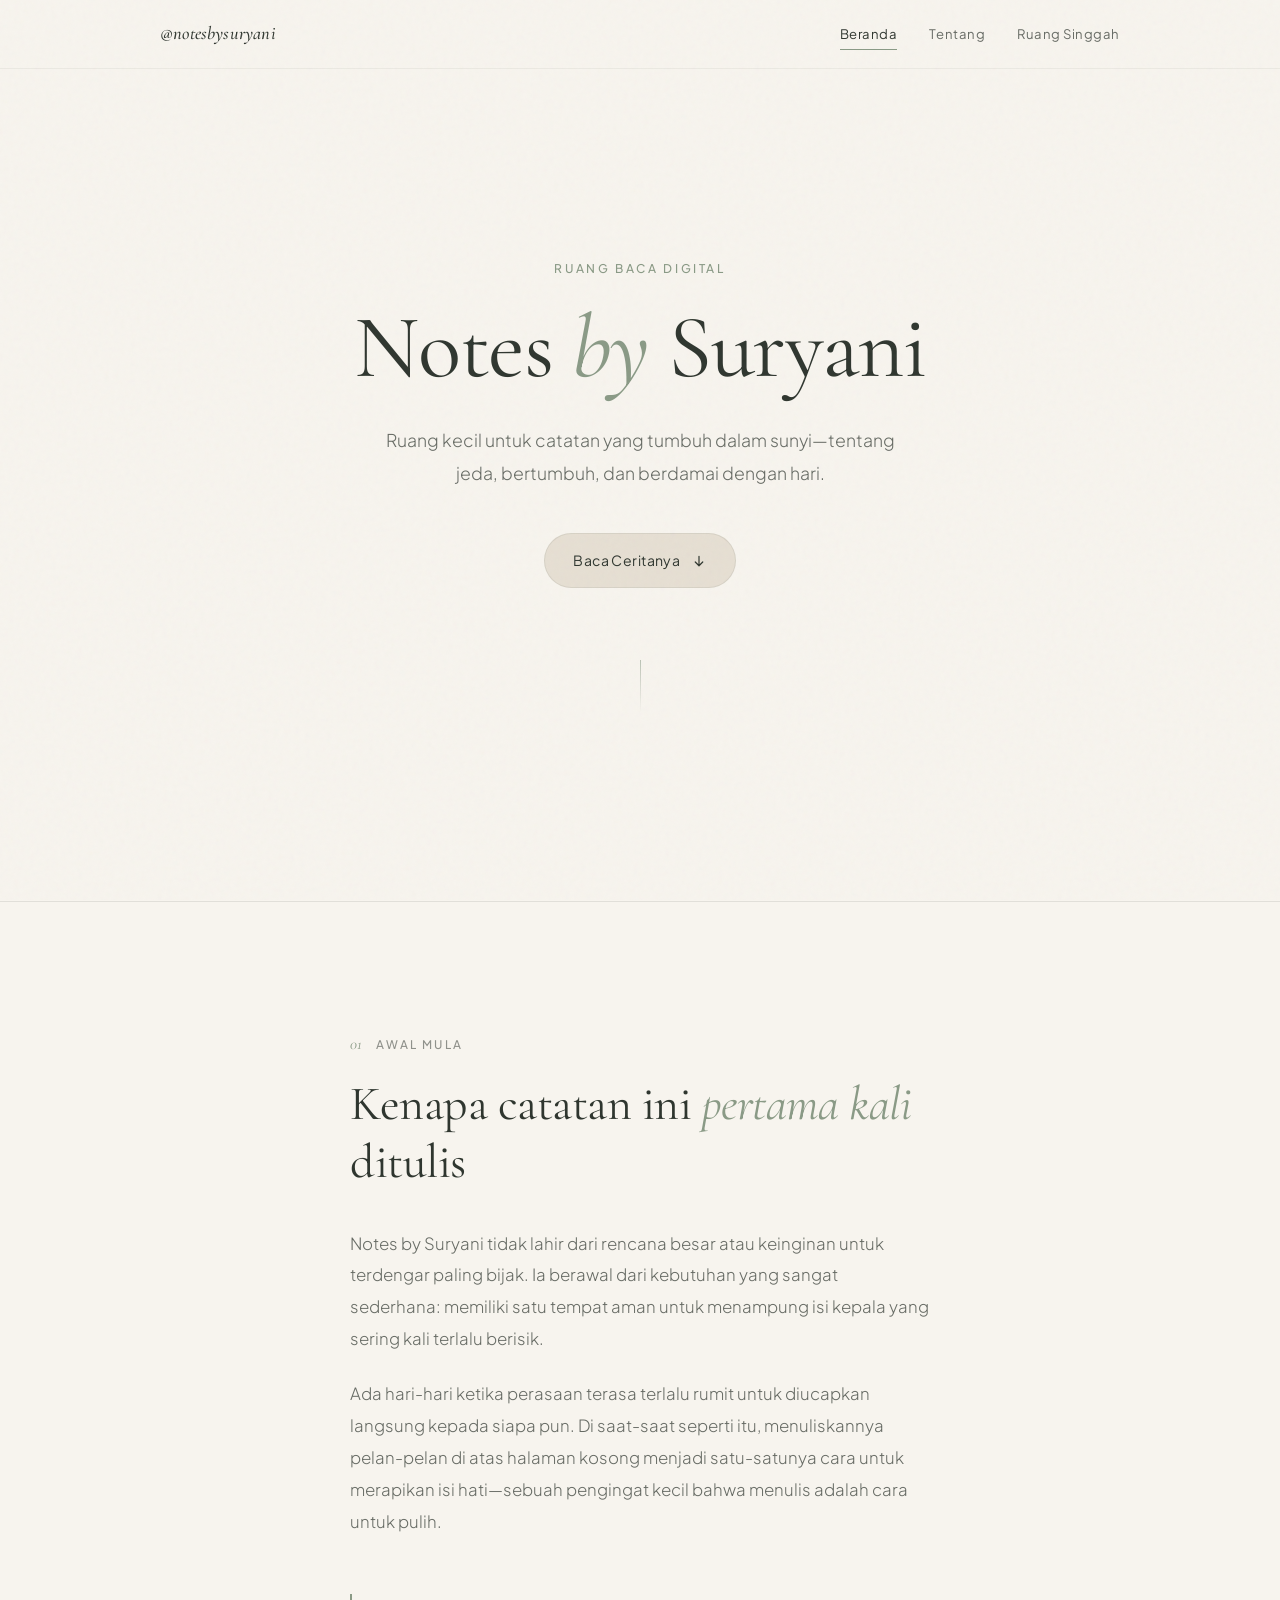
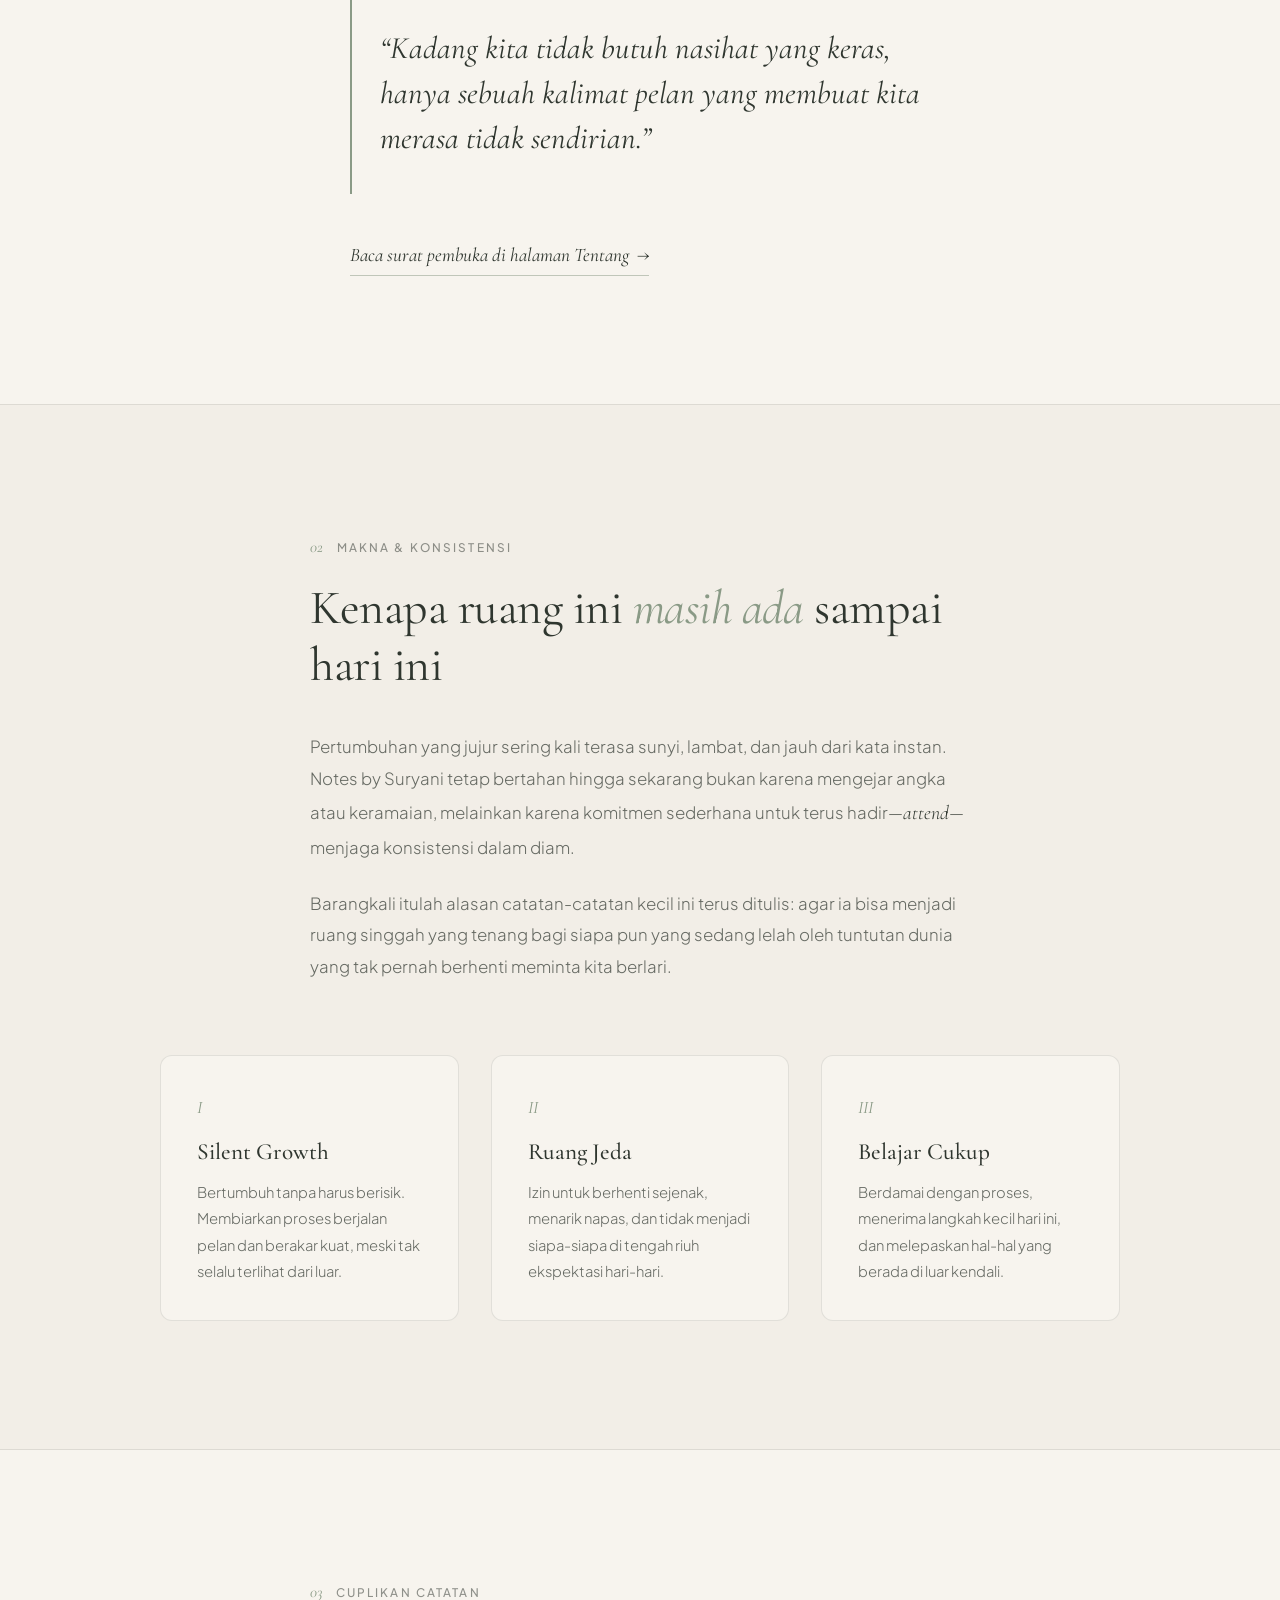
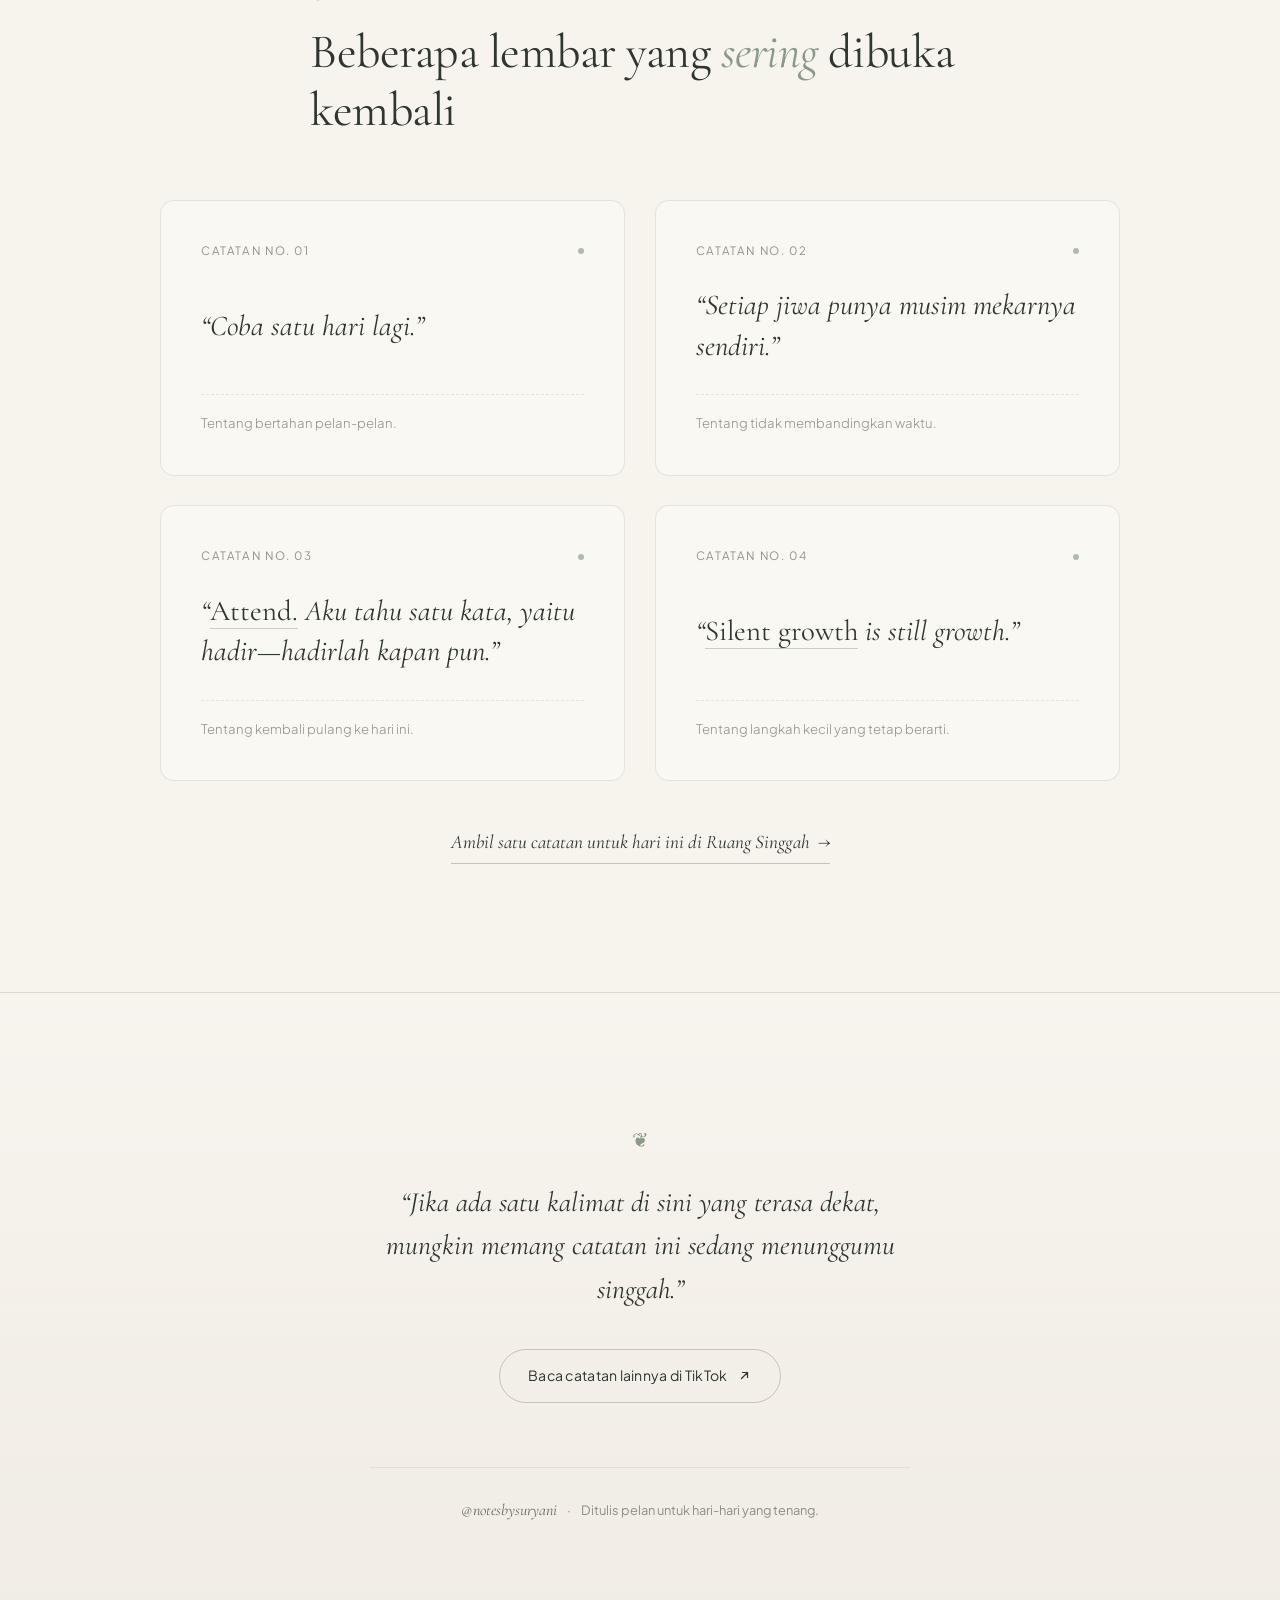
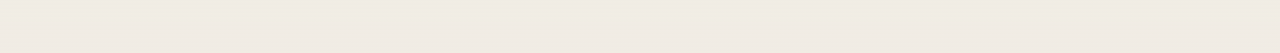
<file: index.html>
<!DOCTYPE html>
<html lang="id">
<head>
  <meta charset="UTF-8" />
  <meta name="viewport" content="width=device-width, initial-scale=1.0" />
  <title>Notes by Suryani — Ruang Baca Digital</title>
  <meta
    name="description"
    content="Ruang kecil untuk catatan yang tumbuh dalam sunyi—tentang jeda, bertumbuh, dan berdamai dengan hari."
  />

  <!-- Google Fonts: Cormorant Garamond (Editorial Serif) & Plus Jakarta Sans (Clean Sans) -->
  <link rel="preconnect" href="https://fonts.googleapis.com" />
  <link rel="preconnect" href="https://fonts.gstatic.com" crossorigin />
  <link
    href="https://fonts.googleapis.com/css2?family=Cormorant+Garamond:ital,wght@0,400;0,500;0,600;1,400;1,500;1,600&family=Plus+Jakarta+Sans:wght@300;400;500&display=swap"
    rel="stylesheet"
  />

  <link rel="stylesheet" href="styles.css" />
</head>
<body>
  <!-- Tekstur kertas linen halus -->
  <div class="paper-grain" aria-hidden="true"></div>

  <!-- Navigasi editorial minimal -->
  <header class="site-header">
    <div class="container header-inner">
      <a href="index.html" class="brand-mark">@notesbysuryani</a>
      <nav class="site-nav" aria-label="Navigasi utama">
        <a href="index.html" class="is-active" aria-current="page">Beranda</a>
        <a href="tentang.html">Tentang</a>
        <a href="ruang-singgah.html">Ruang Singgah</a>
      </nav>
    </div>
  </header>

  <main id="top">
    <!-- 1. Hero Section (Pembuka) -->
    <section class="hero section" aria-labelledby="hero-title">
      <div class="container hero-inner">
        <p class="eyebrow reveal">Ruang Baca Digital</p>
        <h1 id="hero-title" class="hero-title reveal">
          Notes <em>by</em> Suryani
        </h1>
        <p class="hero-subtitle reveal">
          Ruang kecil untuk catatan yang tumbuh dalam sunyi—tentang jeda,
          bertumbuh, dan berdamai dengan hari.
        </p>
        <div class="hero-action reveal">
          <a href="#latar-belakang" class="btn-soft">
            <span>Baca Ceritanya</span>
            <svg
              class="btn-arrow"
              width="16"
              height="16"
              viewBox="0 0 16 16"
              fill="none"
              aria-hidden="true"
            >
              <path
                d="M8 3.25V12.75M8 12.75L4.25 9M8 12.75L11.75 9"
                stroke="currentColor"
                stroke-width="1.2"
                stroke-linecap="round"
                stroke-linejoin="round"
              />
            </svg>
          </a>
        </div>
      </div>

      <div class="hero-divider" aria-hidden="true">
        <span class="divider-line"></span>
      </div>
    </section>

    <!-- 2. Bagian 1: Kenapa Notes by Suryani Dibuat -->
    <section
      id="latar-belakang"
      class="story section"
      aria-labelledby="story-title"
    >
      <div class="container reading-column">
        <div class="section-meta reveal">
          <span class="section-num">01</span>
          <span class="section-label">Awal Mula</span>
        </div>

        <h2 id="story-title" class="section-title reveal">
          Kenapa catatan ini <em>pertama kali</em> ditulis
        </h2>

        <div class="prose reveal">
          <p>
            Notes by Suryani tidak lahir dari rencana besar atau keinginan
            untuk terdengar paling bijak. Ia berawal dari kebutuhan yang sangat
            sederhana: memiliki satu tempat aman untuk menampung isi kepala yang
            sering kali terlalu berisik.
          </p>
          <p>
            Ada hari-hari ketika perasaan terasa terlalu rumit untuk diucapkan
            langsung kepada siapa pun. Di saat-saat seperti itu, menuliskannya
            pelan-pelan di atas halaman kosong menjadi satu-satunya cara untuk
            merapikan isi hati—sebuah pengingat kecil bahwa menulis adalah cara
            untuk pulih.
          </p>
        </div>

        <figure class="pull-quote reveal">
          <blockquote>
            “Kadang kita tidak butuh nasihat yang keras, hanya sebuah kalimat
            pelan yang membuat kita merasa tidak sendirian.”
          </blockquote>
        </figure>

        <div class="section-link-wrap reveal">
          <a href="tentang.html" class="editorial-link">
            <span>Baca surat pembuka di halaman Tentang</span>
            <span aria-hidden="true">→</span>
          </a>
        </div>
      </div>
    </section>

    <!-- 3. Bagian 2: Kenapa Masih Ada Sampai Sekarang -->
    <section id="makna" class="meaning section" aria-labelledby="meaning-title">
      <div class="container">
        <div class="reading-column">
          <div class="section-meta reveal">
            <span class="section-num">02</span>
            <span class="section-label">Makna &amp; Konsistensi</span>
          </div>

          <h2 id="meaning-title" class="section-title reveal">
            Kenapa ruang ini <em>masih ada</em> sampai hari ini
          </h2>

          <div class="prose reveal">
            <p>
              Pertumbuhan yang jujur sering kali terasa sunyi, lambat, dan jauh
              dari kata instan. Notes by Suryani tetap bertahan hingga sekarang
              bukan karena mengejar angka atau keramaian, melainkan karena
              komitmen sederhana untuk terus hadir—<em>attend</em>—menjaga
              konsistensi dalam diam.
            </p>
            <p>
              Barangkali itulah alasan catatan-catatan kecil ini terus
              ditulis: agar ia bisa menjadi ruang singgah yang tenang bagi siapa
              pun yang sedang lelah oleh tuntutan dunia yang tak pernah berhenti
              meminta kita berlari.
            </p>
          </div>
        </div>

        <!-- 3 Pilar Nilai -->
        <div class="pillars-grid" role="list" aria-label="Tiga pilar nilai">
          <article class="pillar-card reveal" role="listitem">
            <span class="pillar-index">I</span>
            <h3 class="pillar-title">Silent Growth</h3>
            <p class="pillar-desc">
              Bertumbuh tanpa harus berisik. Membiarkan proses berjalan pelan
              dan berakar kuat, meski tak selalu terlihat dari luar.
            </p>
          </article>

          <article class="pillar-card reveal" role="listitem">
            <span class="pillar-index">II</span>
            <h3 class="pillar-title">Ruang Jeda</h3>
            <p class="pillar-desc">
              Izin untuk berhenti sejenak, menarik napas, dan tidak menjadi
              siapa-siapa di tengah riuh ekspektasi hari-hari.
            </p>
          </article>

          <article class="pillar-card reveal" role="listitem">
            <span class="pillar-index">III</span>
            <h3 class="pillar-title">Belajar Cukup</h3>
            <p class="pillar-desc">
              Berdamai dengan proses, menerima langkah kecil hari ini, dan
              melepaskan hal-hal yang berada di luar kendali.
            </p>
          </article>
        </div>
      </div>
    </section>

    <!-- 4. Bagian 3: Cuplikan Catatan (Selected Notes) -->
    <section
      id="catatan"
      class="notes section"
      aria-labelledby="notes-title"
    >
      <div class="container">
        <div class="notes-header reading-column">
          <div class="section-meta reveal">
            <span class="section-num">03</span>
            <span class="section-label">Cuplikan Catatan</span>
          </div>
          <h2 id="notes-title" class="section-title reveal">
            Beberapa lembar yang <em>sering</em> dibuka kembali
          </h2>
        </div>

        <div class="notes-grid">
          <article class="note-card reveal">
            <div class="note-top">
              <span class="note-tag">Catatan No. 01</span>
              <span class="note-dot" aria-hidden="true"></span>
            </div>
            <blockquote class="note-quote">
              “Coba satu hari lagi.”
            </blockquote>
            <p class="note-foot">Tentang bertahan pelan-pelan.</p>
          </article>

          <article class="note-card reveal">
            <div class="note-top">
              <span class="note-tag">Catatan No. 02</span>
              <span class="note-dot" aria-hidden="true"></span>
            </div>
            <blockquote class="note-quote">
              “Setiap jiwa punya musim mekarnya sendiri.”
            </blockquote>
            <p class="note-foot">Tentang tidak membandingkan waktu.</p>
          </article>

          <article class="note-card reveal">
            <div class="note-top">
              <span class="note-tag">Catatan No. 03</span>
              <span class="note-dot" aria-hidden="true"></span>
            </div>
            <blockquote class="note-quote">
              “<em>Attend.</em> Aku tahu satu kata, yaitu hadir—hadirlah kapan
              pun.”
            </blockquote>
            <p class="note-foot">Tentang kembali pulang ke hari ini.</p>
          </article>

          <article class="note-card reveal">
            <div class="note-top">
              <span class="note-tag">Catatan No. 04</span>
              <span class="note-dot" aria-hidden="true"></span>
            </div>
            <blockquote class="note-quote">
              “<em>Silent growth</em> is still growth.”
            </blockquote>
            <p class="note-foot">Tentang langkah kecil yang tetap berarti.</p>
          </article>
        </div>

        <div class="section-link-wrap section-link-center reveal">
          <a href="ruang-singgah.html" class="editorial-link">
            <span>Ambil satu catatan untuk hari ini di Ruang Singgah</span>
            <span aria-hidden="true">→</span>
          </a>
        </div>
      </div>
    </section>
  </main>

  <!-- 5. Footer & Whispered CTA (Penutup Lembut) -->
  <footer class="site-footer section" aria-label="Penutup">
    <div class="container footer-inner">
      <div class="footer-ornament reveal" aria-hidden="true">❦</div>
      <p class="footer-whisper reveal">
        “Jika ada satu kalimat di sini yang terasa dekat, mungkin memang catatan
        ini sedang menunggumu singgah.”
      </p>

      <div class="footer-cta reveal">
        <a
          href="https://www.tiktok.com/@notesbysuryani"
          target="_blank"
          rel="noopener noreferrer"
          class="btn-tiktok"
        >
          <span>Baca catatan lainnya di TikTok</span>
          <svg
            width="15"
            height="15"
            viewBox="0 0 15 15"
            fill="none"
            aria-hidden="true"
          >
            <path
              d="M4.5 10.5L10.5 4.5M10.5 4.5H5.5M10.5 4.5V9.5"
              stroke="currentColor"
              stroke-width="1.2"
              stroke-linecap="round"
              stroke-linejoin="round"
            />
          </svg>
        </a>
      </div>

      <div class="footer-bottom reveal">
        <a
          href="https://www.tiktok.com/@notesbysuryani"
          target="_blank"
          rel="noopener noreferrer"
          class="footer-handle"
        >
          @notesbysuryani
        </a>
        <span class="footer-sep" aria-hidden="true">·</span>
        <span class="footer-note">Ditulis pelan untuk hari-hari yang tenang.</span>
      </div>
    </div>
  </footer>

  <script src="script.js"></script>
</body>
</html>
</file>
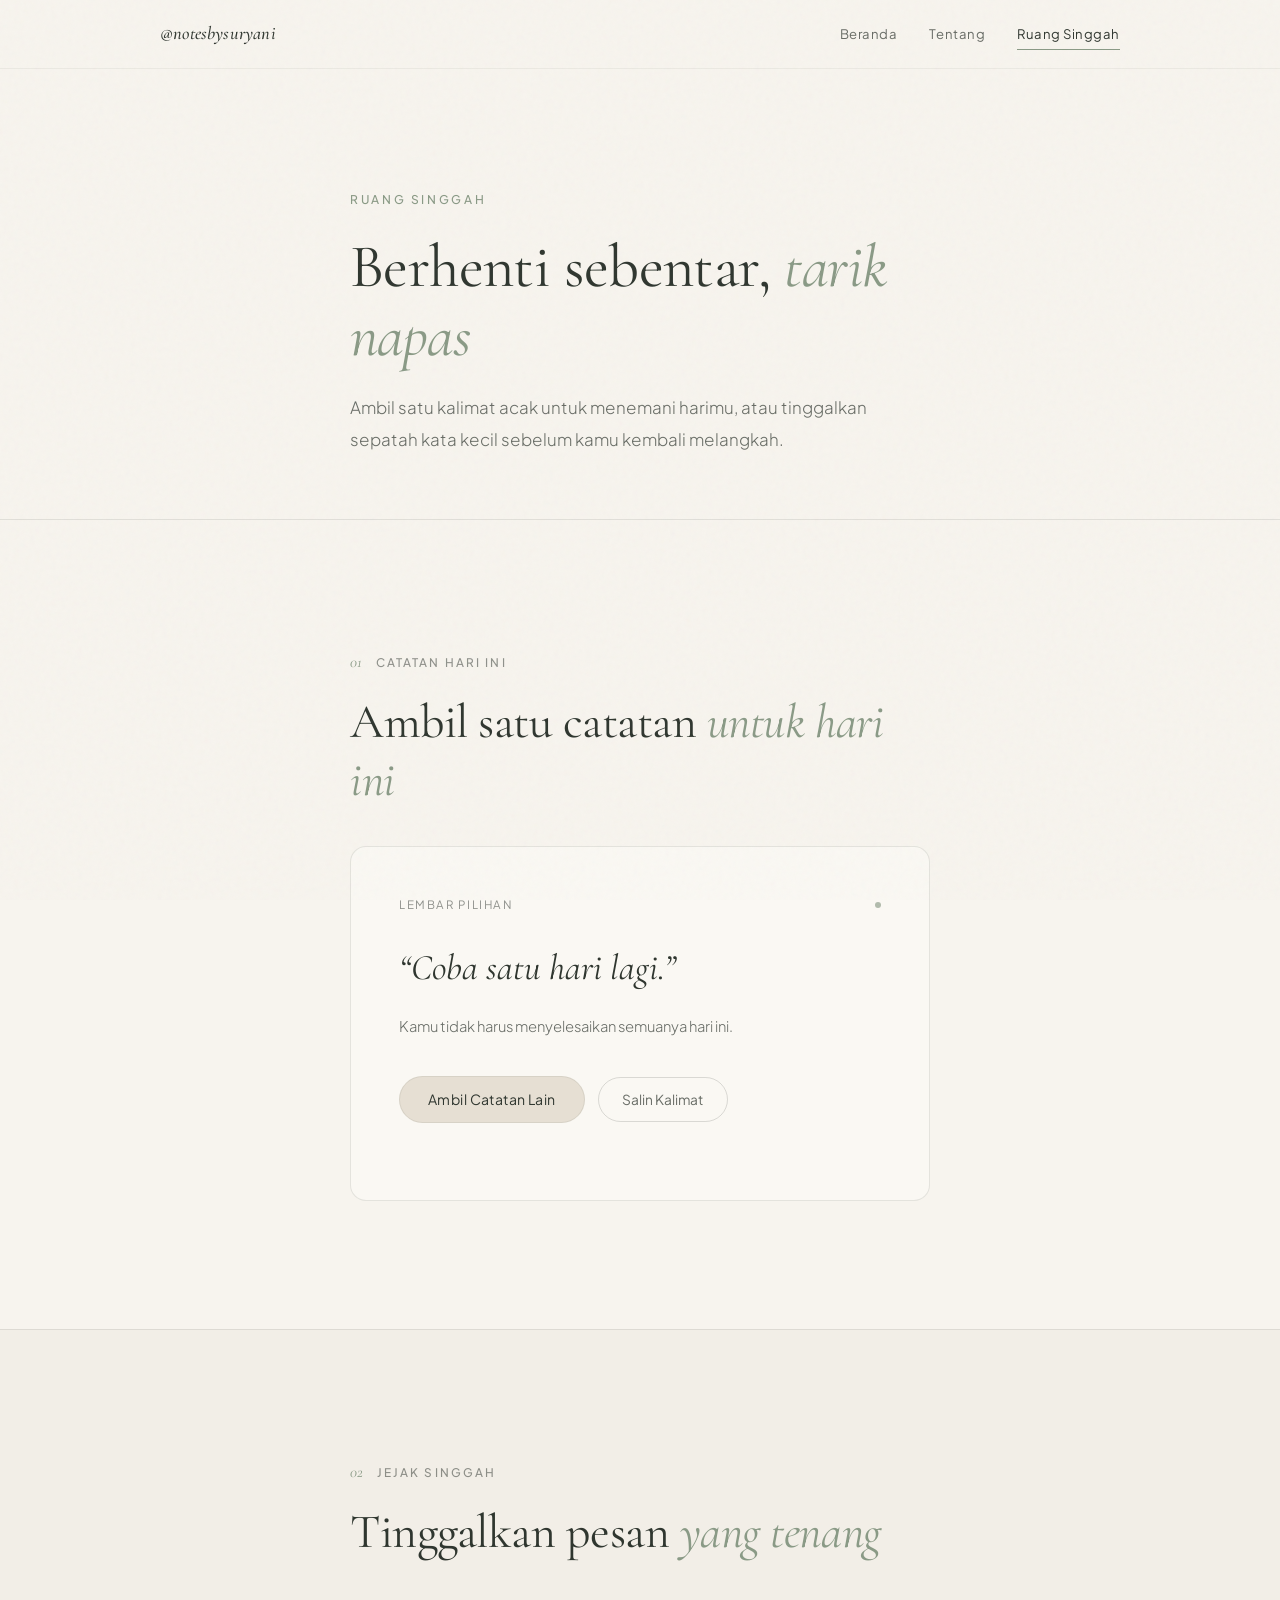
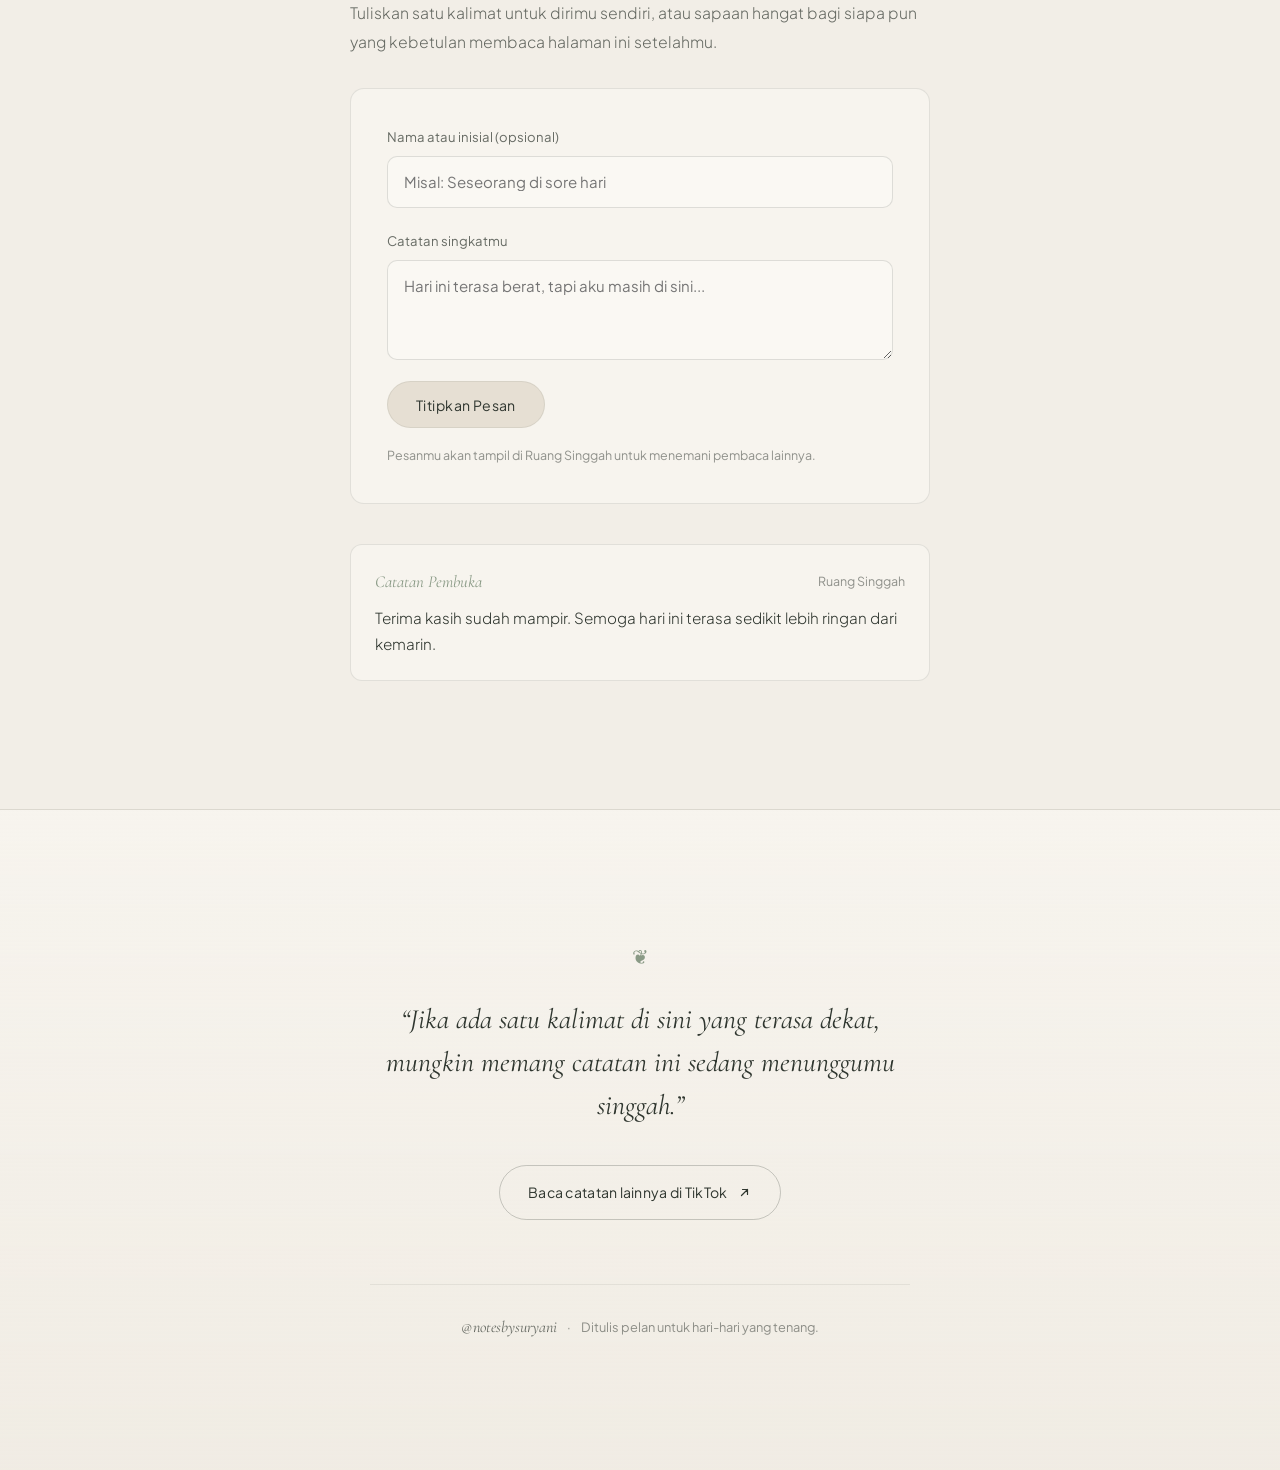
<file: ruang-singgah.html>
<!DOCTYPE html>
<html lang="id">
<head>
  <meta charset="UTF-8" />
  <meta name="viewport" content="width=device-width, initial-scale=1.0" />
  <title>Ruang Singgah — Notes by Suryani</title>
  <meta
    name="description"
    content="Ambil satu catatan untuk hari ini dan tinggalkan jejak singkat di Ruang Singgah Notes by Suryani."
  />

  <link rel="preconnect" href="https://fonts.googleapis.com" />
  <link rel="preconnect" href="https://fonts.gstatic.com" crossorigin />
  <link
    href="https://fonts.googleapis.com/css2?family=Cormorant+Garamond:ital,wght@0,400;0,500;0,600;1,400;1,500;1,600&family=Plus+Jakarta+Sans:wght@300;400;500&display=swap"
    rel="stylesheet"
  />

  <link rel="stylesheet" href="styles.css" />
</head>
<body>
  <div class="paper-grain" aria-hidden="true"></div>

  <header class="site-header">
    <div class="container header-inner">
      <a href="index.html" class="brand-mark">@notesbysuryani</a>
      <nav class="site-nav" aria-label="Navigasi utama">
        <a href="index.html">Beranda</a>
        <a href="tentang.html">Tentang</a>
        <a href="ruang-singgah.html" class="is-active" aria-current="page">Ruang Singgah</a>
      </nav>
    </div>
  </header>

  <main>
    <!-- Page Hero -->
    <section class="page-hero section" aria-labelledby="lounge-title">
      <div class="container reading-column">
        <p class="eyebrow reveal">Ruang Singgah</p>
        <h1 id="lounge-title" class="page-title reveal">
          Berhenti sebentar, <em>tarik napas</em>
        </h1>
        <p class="page-lead reveal">
          Ambil satu kalimat acak untuk menemani harimu, atau tinggalkan
          sepatah kata kecil sebelum kamu kembali melangkah.
        </p>
      </div>
    </section>

    <!-- Fitur 1: Ambil Satu Catatan untuk Hari Ini -->
    <section class="draw-section section" aria-labelledby="draw-title">
      <div class="container reading-column">
        <div class="section-meta reveal">
          <span class="section-num">01</span>
          <span class="section-label">Catatan Hari Ini</span>
        </div>
        <h2 id="draw-title" class="section-title reveal">
          Ambil satu catatan <em>untuk hari ini</em>
        </h2>

        <div class="draw-card reveal" aria-live="polite">
          <div class="draw-card-top">
            <span id="draw-note-num" class="note-tag">Lembar Pilihan</span>
            <span class="note-dot" aria-hidden="true"></span>
          </div>

          <blockquote id="draw-note-text" class="draw-quote">
            “Coba satu hari lagi.”
          </blockquote>

          <p id="draw-note-caption" class="draw-caption">
            Kamu tidak harus menyelesaikan semuanya hari ini.
          </p>

          <div class="draw-actions">
            <button type="button" id="btn-draw-note" class="btn-soft">
              <span>Ambil Catatan Lain</span>
            </button>
            <button type="button" id="btn-copy-note" class="btn-ghost">
              Salin Kalimat
            </button>
          </div>
          <p id="copy-feedback" class="copy-feedback" role="status"></p>
        </div>
      </div>
    </section>

    <!-- Fitur 2: Jejak Singgah (Kotak Pesan Pembaca) -->
    <section class="guestbook section" aria-labelledby="guestbook-title">
      <div class="container reading-column">
        <div class="section-meta reveal">
          <span class="section-num">02</span>
          <span class="section-label">Jejak Singgah</span>
        </div>
        <h2 id="guestbook-title" class="section-title reveal">
          Tinggalkan pesan <em>yang tenang</em>
        </h2>
        <p class="prose-intro reveal">
          Tuliskan satu kalimat untuk dirimu sendiri, atau sapaan hangat bagi
          siapa pun yang kebetulan membaca halaman ini setelahmu.
        </p>

        <form id="guestbook-form" class="guestbook-form reveal">
          <div class="form-field">
            <label for="visitor-name">Nama atau inisial (opsional)</label>
            <input
              type="text"
              id="visitor-name"
              name="visitorName"
              maxlength="40"
              placeholder="Misal: Seseorang di sore hari"
              autocomplete="off"
            />
          </div>

          <div class="form-field">
            <label for="visitor-message">Catatan singkatmu</label>
            <textarea
              id="visitor-message"
              name="visitorMessage"
              rows="3"
              maxlength="240"
              required
              placeholder="Hari ini terasa berat, tapi aku masih di sini..."
            ></textarea>
          </div>

          <div class="form-footer">
            <button type="submit" id="guestbook-submit" class="btn-soft">
              Titipkan Pesan
            </button>
            <span id="guestbook-status" class="form-hint">
              Pesanmu akan tampil di Ruang Singgah untuk menemani pembaca lainnya.
            </span>
          </div>
        </form>

        <div id="guestbook-list" class="guestbook-list" aria-live="polite"></div>
      </div>
    </section>
  </main>

  <footer class="site-footer section" aria-label="Penutup">
    <div class="container footer-inner">
      <div class="footer-ornament reveal" aria-hidden="true">❦</div>
      <p class="footer-whisper reveal">
        “Jika ada satu kalimat di sini yang terasa dekat, mungkin memang catatan
        ini sedang menunggumu singgah.”
      </p>

      <div class="footer-cta reveal">
        <a
          href="https://www.tiktok.com/@notesbysuryani"
          target="_blank"
          rel="noopener noreferrer"
          class="btn-tiktok"
        >
          <span>Baca catatan lainnya di TikTok</span>
          <svg
            width="15"
            height="15"
            viewBox="0 0 15 15"
            fill="none"
            aria-hidden="true"
          >
            <path
              d="M4.5 10.5L10.5 4.5M10.5 4.5H5.5M10.5 4.5V9.5"
              stroke="currentColor"
              stroke-width="1.2"
              stroke-linecap="round"
              stroke-linejoin="round"
            />
          </svg>
        </a>
      </div>

      <div class="footer-bottom reveal">
        <a
          href="https://www.tiktok.com/@notesbysuryani"
          target="_blank"
          rel="noopener noreferrer"
          class="footer-handle"
        >
          @notesbysuryani
        </a>
        <span class="footer-sep" aria-hidden="true">·</span>
        <span class="footer-note">Ditulis pelan untuk hari-hari yang tenang.</span>
      </div>
    </div>
  </footer>

  <script src="config.js"></script>
  <script src="script.js"></script>
</body>
</html>
</file>
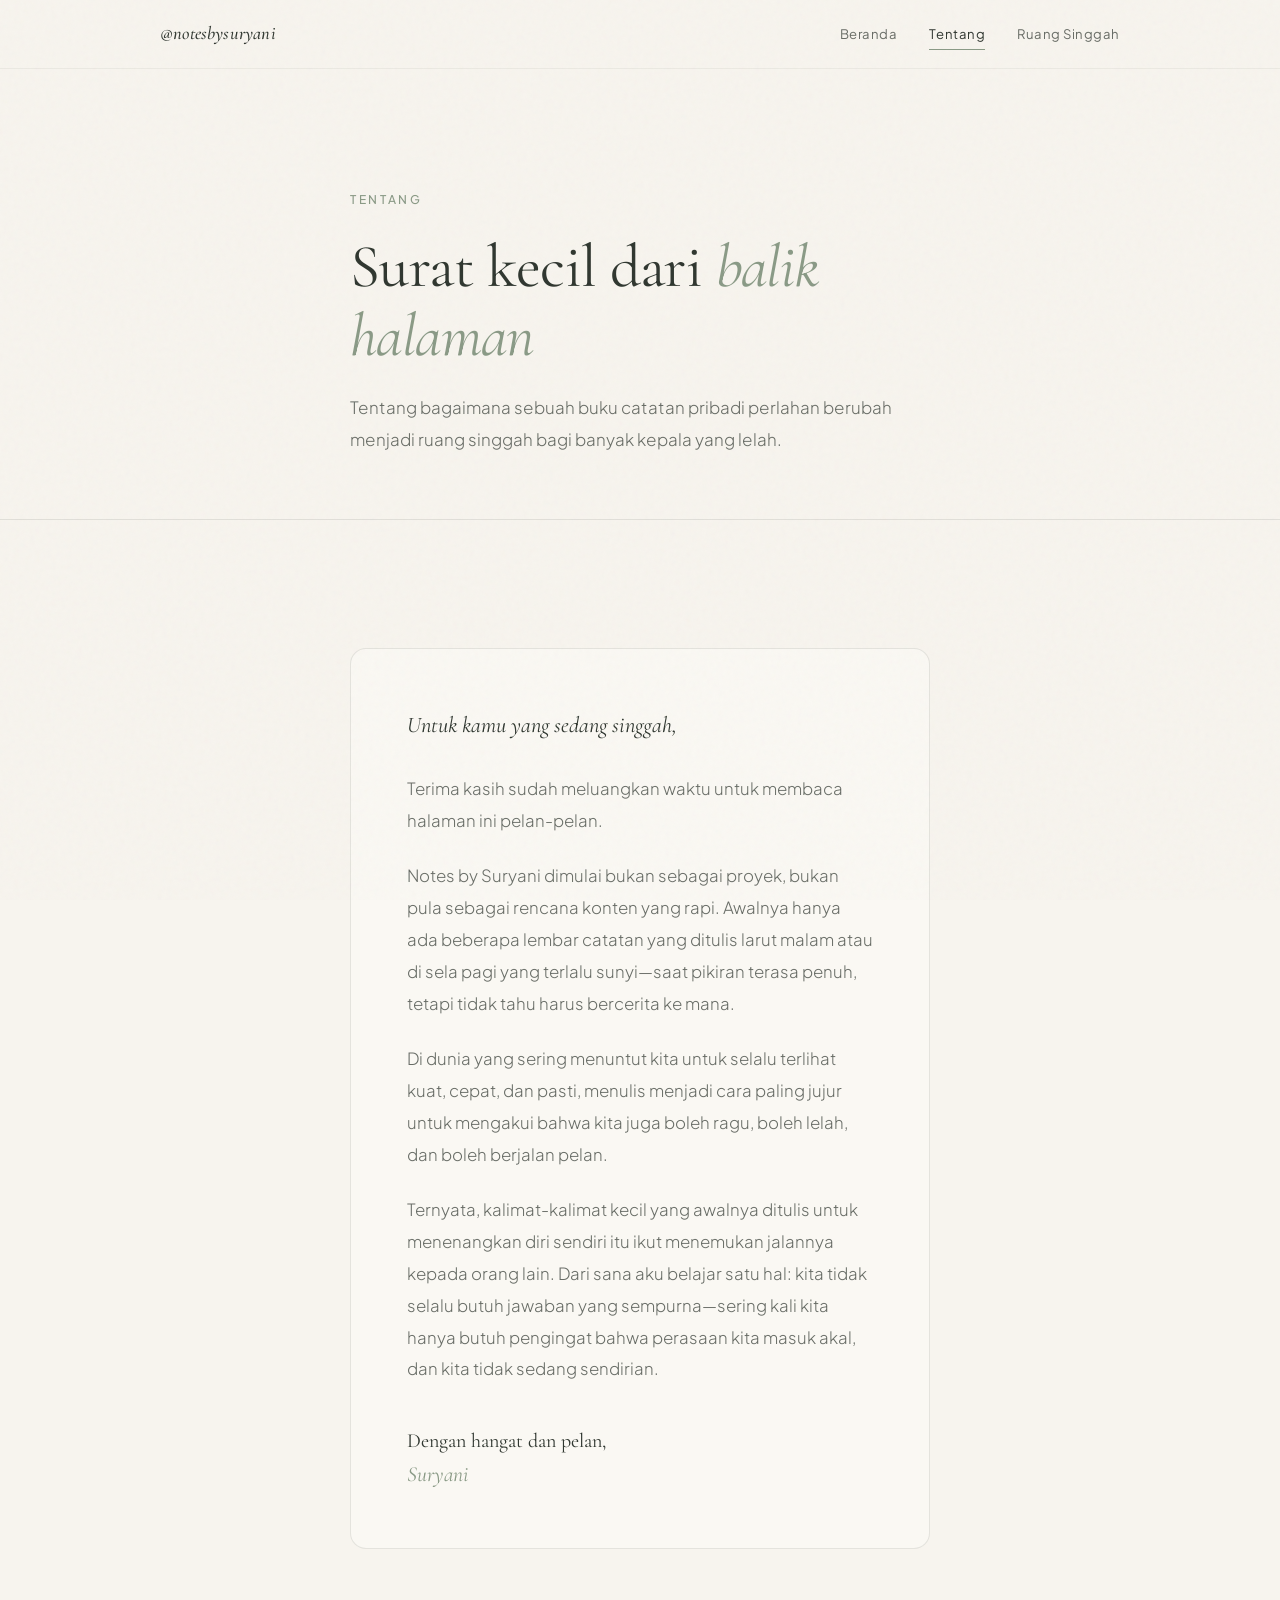
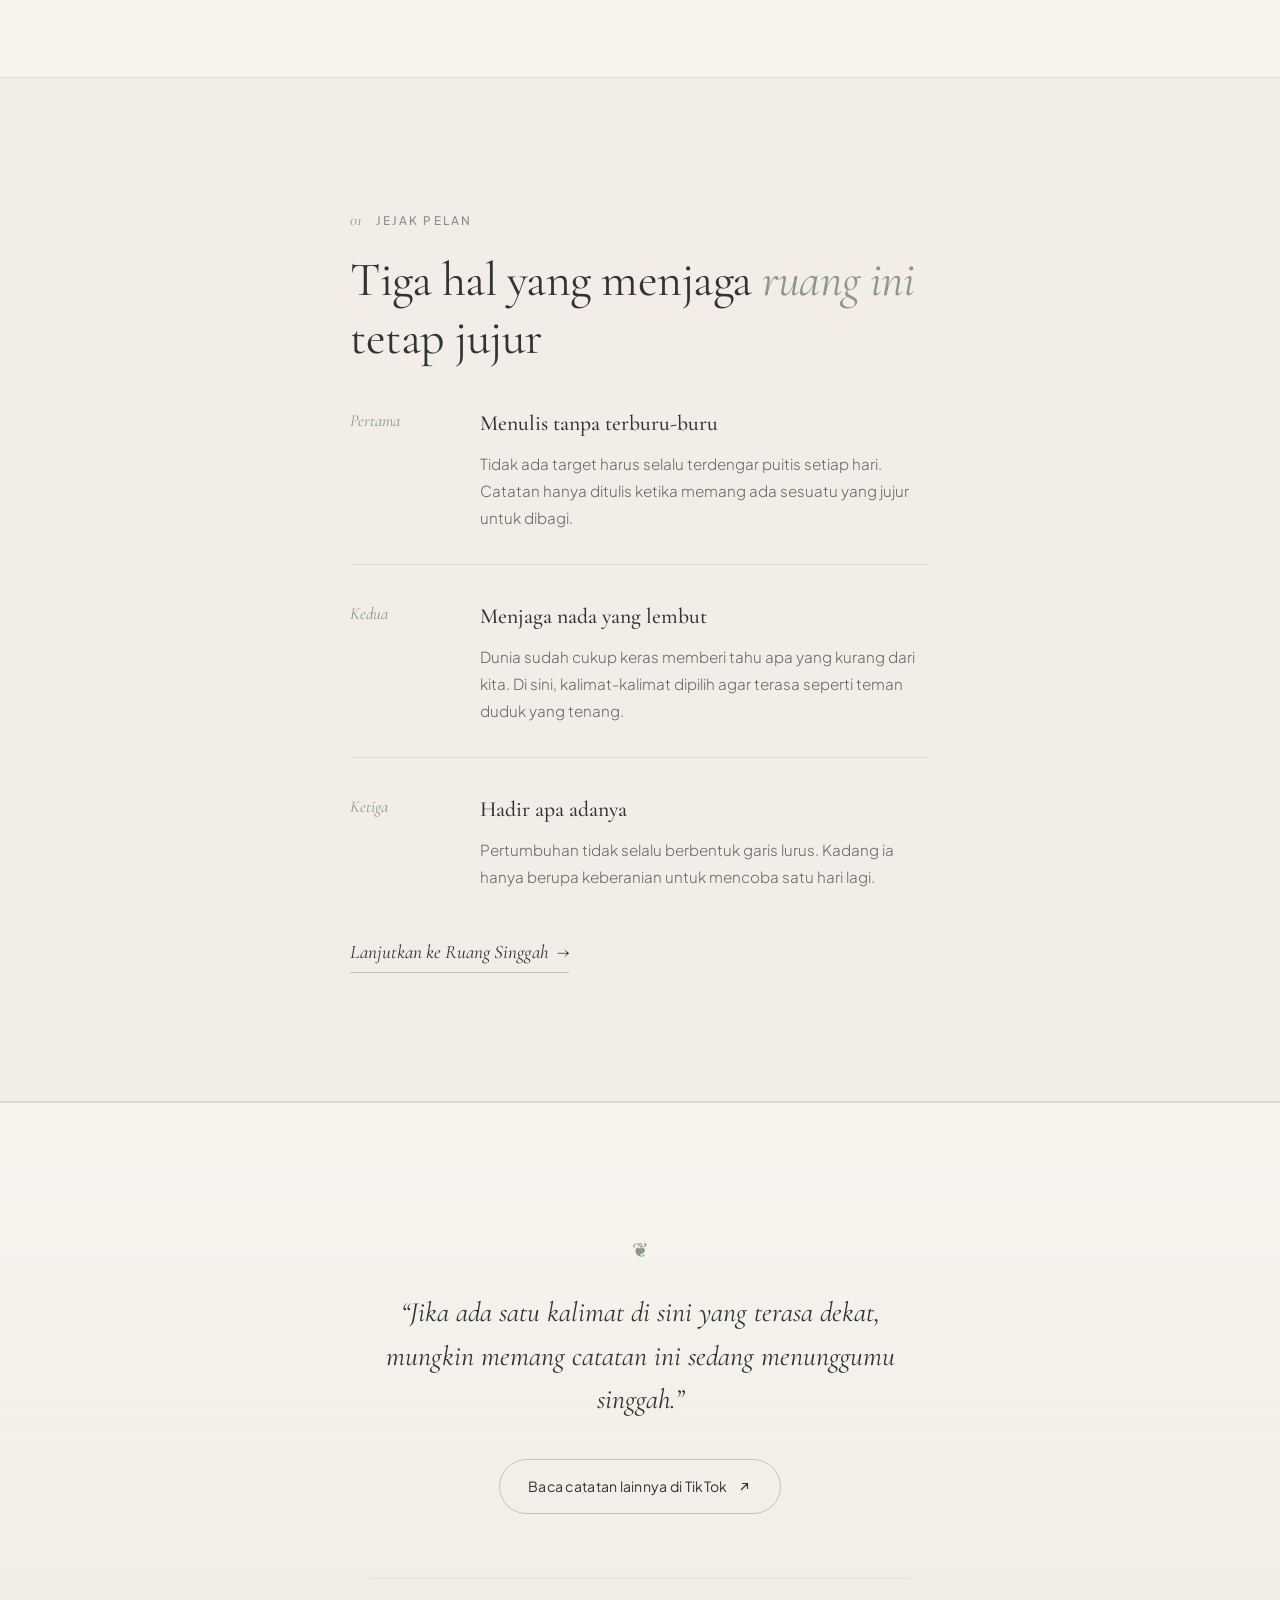
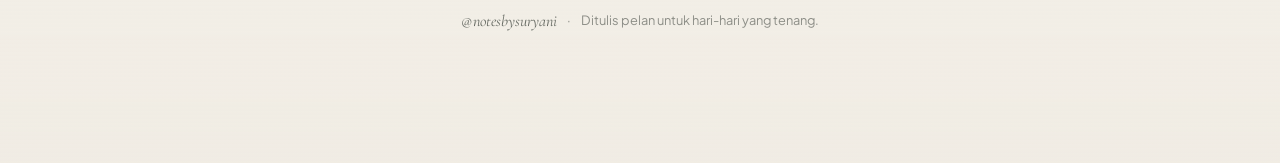
<file: tentang.html>
<!DOCTYPE html>
<html lang="id">
<head>
  <meta charset="UTF-8" />
  <meta name="viewport" content="width=device-width, initial-scale=1.0" />
  <title>Tentang — Notes by Suryani</title>
  <meta
    name="description"
    content="Surat pembuka dan cerita di balik ruang baca digital Notes by Suryani."
  />

  <link rel="preconnect" href="https://fonts.googleapis.com" />
  <link rel="preconnect" href="https://fonts.gstatic.com" crossorigin />
  <link
    href="https://fonts.googleapis.com/css2?family=Cormorant+Garamond:ital,wght@0,400;0,500;0,600;1,400;1,500;1,600&family=Plus+Jakarta+Sans:wght@300;400;500&display=swap"
    rel="stylesheet"
  />

  <link rel="stylesheet" href="styles.css" />
</head>
<body>
  <div class="paper-grain" aria-hidden="true"></div>

  <header class="site-header">
    <div class="container header-inner">
      <a href="index.html" class="brand-mark">@notesbysuryani</a>
      <nav class="site-nav" aria-label="Navigasi utama">
        <a href="index.html">Beranda</a>
        <a href="tentang.html" class="is-active" aria-current="page">Tentang</a>
        <a href="ruang-singgah.html">Ruang Singgah</a>
      </nav>
    </div>
  </header>

  <main>
    <!-- Page Hero -->
    <section class="page-hero section" aria-labelledby="about-title">
      <div class="container reading-column">
        <p class="eyebrow reveal">Tentang</p>
        <h1 id="about-title" class="page-title reveal">
          Surat kecil dari <em>balik halaman</em>
        </h1>
        <p class="page-lead reveal">
          Tentang bagaimana sebuah buku catatan pribadi perlahan berubah menjadi
          ruang singgah bagi banyak kepala yang lelah.
        </p>
      </div>
    </section>

    <!-- Surat Pembuka -->
    <section class="letter-section section" aria-label="Surat pembuka">
      <div class="container reading-column">
        <article class="letter-paper reveal">
          <p class="letter-salutation">Untuk kamu yang sedang singgah,</p>

          <div class="prose">
            <p>
              Terima kasih sudah meluangkan waktu untuk membaca halaman ini
              pelan-pelan.
            </p>
            <p>
              Notes by Suryani dimulai bukan sebagai proyek, bukan pula sebagai
              rencana konten yang rapi. Awalnya hanya ada beberapa lembar
              catatan yang ditulis larut malam atau di sela pagi yang terlalu
              sunyi—saat pikiran terasa penuh, tetapi tidak tahu harus bercerita
              ke mana.
            </p>
            <p>
              Di dunia yang sering menuntut kita untuk selalu terlihat kuat,
              cepat, dan pasti, menulis menjadi cara paling jujur untuk
              mengakui bahwa kita juga boleh ragu, boleh lelah, dan boleh
              berjalan pelan.
            </p>
            <p>
              Ternyata, kalimat-kalimat kecil yang awalnya ditulis untuk
              menenangkan diri sendiri itu ikut menemukan jalannya kepada orang
              lain. Dari sana aku belajar satu hal: kita tidak selalu butuh
              jawaban yang sempurna—sering kali kita hanya butuh pengingat bahwa
              perasaan kita masuk akal, dan kita tidak sedang sendirian.
            </p>
          </div>

          <p class="letter-signoff">
            Dengan hangat dan pelan,<br />
            <em>Suryani</em>
          </p>
        </article>
      </div>
    </section>

    <!-- Jejak Pelan -->
    <section class="meaning section" aria-labelledby="journey-title">
      <div class="container reading-column">
        <div class="section-meta reveal">
          <span class="section-num">01</span>
          <span class="section-label">Jejak Pelan</span>
        </div>
        <h2 id="journey-title" class="section-title reveal">
          Tiga hal yang menjaga <em>ruang ini</em> tetap jujur
        </h2>

        <div class="journey-list">
          <div class="journey-item reveal">
            <span class="journey-step">Pertama</span>
            <div>
              <h3 class="journey-heading">Menulis tanpa terburu-buru</h3>
              <p class="journey-text">
                Tidak ada target harus selalu terdengar puitis setiap hari.
                Catatan hanya ditulis ketika memang ada sesuatu yang jujur
                untuk dibagi.
              </p>
            </div>
          </div>

          <div class="journey-item reveal">
            <span class="journey-step">Kedua</span>
            <div>
              <h3 class="journey-heading">Menjaga nada yang lembut</h3>
              <p class="journey-text">
                Dunia sudah cukup keras memberi tahu apa yang kurang dari kita.
                Di sini, kalimat-kalimat dipilih agar terasa seperti teman duduk
                yang tenang.
              </p>
            </div>
          </div>

          <div class="journey-item reveal">
            <span class="journey-step">Ketiga</span>
            <div>
              <h3 class="journey-heading">Hadir apa adanya</h3>
              <p class="journey-text">
                Pertumbuhan tidak selalu berbentuk garis lurus. Kadang ia hanya
                berupa keberanian untuk mencoba satu hari lagi.
              </p>
            </div>
          </div>
        </div>

        <div class="section-link-wrap reveal">
          <a href="ruang-singgah.html" class="editorial-link">
            <span>Lanjutkan ke Ruang Singgah</span>
            <span aria-hidden="true">→</span>
          </a>
        </div>
      </div>
    </section>
  </main>

  <footer class="site-footer section" aria-label="Penutup">
    <div class="container footer-inner">
      <div class="footer-ornament reveal" aria-hidden="true">❦</div>
      <p class="footer-whisper reveal">
        “Jika ada satu kalimat di sini yang terasa dekat, mungkin memang catatan
        ini sedang menunggumu singgah.”
      </p>

      <div class="footer-cta reveal">
        <a
          href="https://www.tiktok.com/@notesbysuryani"
          target="_blank"
          rel="noopener noreferrer"
          class="btn-tiktok"
        >
          <span>Baca catatan lainnya di TikTok</span>
          <svg
            width="15"
            height="15"
            viewBox="0 0 15 15"
            fill="none"
            aria-hidden="true"
          >
            <path
              d="M4.5 10.5L10.5 4.5M10.5 4.5H5.5M10.5 4.5V9.5"
              stroke="currentColor"
              stroke-width="1.2"
              stroke-linecap="round"
              stroke-linejoin="round"
            />
          </svg>
        </a>
      </div>

      <div class="footer-bottom reveal">
        <a
          href="https://www.tiktok.com/@notesbysuryani"
          target="_blank"
          rel="noopener noreferrer"
          class="footer-handle"
        >
          @notesbysuryani
        </a>
        <span class="footer-sep" aria-hidden="true">·</span>
        <span class="footer-note">Ditulis pelan untuk hari-hari yang tenang.</span>
      </div>
    </div>
  </footer>

  <script src="script.js"></script>
</body>
</html>
</file>
<file: styles.css>
/* =========================================================
   Notes by Suryani — Editorial Digital Journal Stylesheet
   Palette:
   - Warm Cream / Kertas Linen: #F7F4EE
   - Muted Sage Green:          #8A9A86
   - Warm Earthy Beige:         #E6DFD3
   - Deep Olive Charcoal:       #2F362F
   ========================================================= */

:root {
  --bg-linen: #F7F4EE;
  --bg-card: #FAF8F3;
  --accent-sage: #8A9A86;
  --accent-sage-soft: rgba(138, 154, 134, 0.16);
  --accent-beige: #E6DFD3;
  --text-main: #2F362F;
  --text-muted: rgba(47, 54, 47, 0.72);
  --text-soft: rgba(47, 54, 47, 0.52);
  --border-hairline: rgba(47, 54, 47, 0.11);

  --font-serif: 'Cormorant Garamond', Georgia, 'Times New Roman', serif;
  --font-sans: 'Plus Jakarta Sans', -apple-system, BlinkMacSystemFont, 'Segoe UI', sans-serif;

  --max-width: 1040px;
  --reading-width: 660px;

  --ease-calm: cubic-bezier(0.22, 1, 0.36, 1);
}

*,
*::before,
*::after {
  box-sizing: border-box;
}

html {
  scroll-behavior: smooth;
  font-size: 16px;
  -webkit-font-smoothing: antialiased;
  -moz-osx-font-smoothing: grayscale;
}

body {
  margin: 0;
  background-color: var(--bg-linen);
  color: var(--text-main);
  font-family: var(--font-sans);
  font-weight: 400;
  line-height: 1.8;
  overflow-x: hidden;
}

::selection {
  background-color: var(--accent-beige);
  color: var(--text-main);
}

/* Subtle linen paper grain overlay */
.paper-grain {
  position: fixed;
  inset: 0;
  pointer-events: none;
  z-index: 999;
  opacity: 0.032;
  background-image: url("data:image/svg+xml,%3Csvg viewBox='0 0 200 200' xmlns='http://www.w3.org/2000/svg'%3E%3Cfilter id='noiseFilter'%3E%3CfeTurbulence type='fractalNoise' baseFrequency='0.85' numOctaves='3' stitchTiles='stitch'/%3E%3C/filter%3E%3Crect width='100%25' height='100%25' filter='url(%23noiseFilter)'/%3E%3C/svg%3E");
}

/* Layout helpers */
.container {
  width: 100%;
  max-width: var(--max-width);
  margin: 0 auto;
  padding: 0 clamp(1.25rem, 4vw, 2.5rem);
}

.reading-column {
  max-width: var(--reading-width);
  margin-left: auto;
  margin-right: auto;
}

.section {
  padding: clamp(4.5rem, 10vw, 8.5rem) 0;
}

/* Header */
.site-header {
  position: sticky;
  top: 0;
  z-index: 50;
  background-color: rgba(247, 244, 238, 0.86);
  backdrop-filter: blur(10px);
  -webkit-backdrop-filter: blur(10px);
  border-bottom: 1px solid rgba(47, 54, 47, 0.06);
}

.header-inner {
  display: flex;
  align-items: center;
  justify-content: space-between;
  height: 68px;
}

.brand-mark {
  font-family: var(--font-serif);
  font-style: italic;
  font-size: 1.15rem;
  font-weight: 500;
  letter-spacing: 0.01em;
  color: var(--text-main);
  text-decoration: none;
  transition: opacity 0.3s ease;
}

.brand-mark:hover {
  opacity: 0.72;
}

.site-nav {
  display: flex;
  align-items: center;
  gap: clamp(1rem, 3vw, 2rem);
}

.site-nav a {
  font-size: 0.82rem;
  font-weight: 400;
  letter-spacing: 0.04em;
  color: var(--text-muted);
  text-decoration: none;
  transition: color 0.3s ease;
}

.site-nav a:hover,
.site-nav a:focus-visible {
  color: var(--text-main);
}

.site-nav a.is-active {
  color: var(--text-main);
  position: relative;
}

.site-nav a.is-active::after {
  content: '';
  position: absolute;
  left: 0;
  right: 0;
  bottom: -4px;
  height: 1px;
  background-color: var(--accent-sage);
}

/* Hero Section */
.hero {
  min-height: calc(100svh - 68px);
  display: flex;
  flex-direction: column;
  justify-content: center;
  align-items: center;
  text-align: center;
  padding-top: clamp(3rem, 8vh, 6rem);
  padding-bottom: clamp(3rem, 8vh, 5rem);
  position: relative;
}

.hero-inner {
  max-width: 720px;
}

.eyebrow {
  margin: 0 0 1.35rem;
  font-size: 0.75rem;
  font-weight: 500;
  letter-spacing: 0.22em;
  text-transform: uppercase;
  color: var(--accent-sage);
}

.hero-title {
  margin: 0;
  font-family: var(--font-serif);
  font-weight: 400;
  font-size: clamp(3.1rem, 8.2vw, 5.6rem);
  line-height: 1.06;
  letter-spacing: -0.015em;
  color: var(--text-main);
}

.hero-title em {
  font-style: italic;
  font-weight: 400;
  color: var(--accent-sage);
}

.hero-subtitle {
  margin: 1.75rem auto 0;
  max-width: 540px;
  font-size: clamp(0.98rem, 1.8vw, 1.1rem);
  font-weight: 300;
  line-height: 1.85;
  color: var(--text-muted);
}

.hero-action {
  margin-top: 2.75rem;
}

.btn-soft {
  display: inline-flex;
  align-items: center;
  gap: 0.65rem;
  padding: 0.85rem 1.75rem;
  border-radius: 999px;
  background-color: var(--accent-beige);
  color: var(--text-main);
  font-size: 0.88rem;
  font-weight: 400;
  letter-spacing: 0.03em;
  text-decoration: none;
  border: 1px solid rgba(47, 54, 47, 0.08);
  transition:
    background-color 0.4s var(--ease-calm),
    transform 0.4s var(--ease-calm),
    border-color 0.4s var(--ease-calm);
}

.btn-soft:hover,
.btn-soft:focus-visible {
  background-color: #DED5C6;
  border-color: rgba(47, 54, 47, 0.16);
  transform: translateY(-2px);
}

.btn-arrow {
  transition: transform 0.4s var(--ease-calm);
}

.btn-soft:hover .btn-arrow {
  transform: translateY(3px);
}

.hero-divider {
  margin-top: clamp(3.5rem, 8vh, 5.5rem);
  display: flex;
  justify-content: center;
}

.divider-line {
  width: 1px;
  height: 52px;
  background: linear-gradient(
    to bottom,
    rgba(138, 154, 134, 0.55),
    rgba(138, 154, 134, 0)
  );
}

/* Shared Section Typography */
.section-meta {
  display: flex;
  align-items: center;
  gap: 0.85rem;
  margin-bottom: 1.1rem;
}

.section-num {
  font-family: var(--font-serif);
  font-style: italic;
  font-size: 1rem;
  color: var(--accent-sage);
}

.section-label {
  font-size: 0.74rem;
  font-weight: 500;
  letter-spacing: 0.18em;
  text-transform: uppercase;
  color: var(--text-soft);
}

.section-title {
  margin: 0 0 2.25rem;
  font-family: var(--font-serif);
  font-weight: 400;
  font-size: clamp(2.05rem, 4.4vw, 3rem);
  line-height: 1.2;
  letter-spacing: -0.01em;
  color: var(--text-main);
}

.section-title em {
  font-style: italic;
  color: var(--accent-sage);
}

.prose p {
  margin: 0 0 1.45rem;
  font-size: clamp(0.98rem, 1.4vw, 1.05rem);
  font-weight: 300;
  line-height: 1.9;
  color: var(--text-muted);
}

.prose p:last-child {
  margin-bottom: 0;
}

.prose em {
  font-family: var(--font-serif);
  font-style: italic;
  font-size: 1.18em;
  color: var(--text-main);
}

/* Bagian 1: Story & Pull Quote */
.story {
  border-top: 1px solid var(--border-hairline);
}

.pull-quote {
  margin: 3.5rem 0 0;
  padding: 2rem 0 2rem 1.75rem;
  border-left: 2px solid var(--accent-sage);
}

.pull-quote blockquote {
  margin: 0;
  font-family: var(--font-serif);
  font-style: italic;
  font-weight: 400;
  font-size: clamp(1.45rem, 3vw, 1.95rem);
  line-height: 1.45;
  color: var(--text-main);
}

/* Bagian 2: Meaning & 3 Pillars */
.meaning {
  background-color: rgba(230, 223, 211, 0.28);
  border-top: 1px solid var(--border-hairline);
  border-bottom: 1px solid var(--border-hairline);
}

.pillars-grid {
  margin-top: clamp(3rem, 6vw, 4.5rem);
  display: grid;
  grid-template-columns: repeat(3, 1fr);
  gap: clamp(1.25rem, 2.5vw, 2rem);
}

.pillar-card {
  background-color: var(--bg-linen);
  border: 1px solid var(--border-hairline);
  border-radius: 12px;
  padding: clamp(1.75rem, 3vw, 2.25rem);
  transition:
    transform 0.5s var(--ease-calm),
    border-color 0.5s var(--ease-calm),
    box-shadow 0.5s var(--ease-calm);
}

.pillar-card:hover {
  transform: translateY(-3px);
  border-color: rgba(138, 154, 134, 0.45);
  box-shadow: 0 12px 30px rgba(47, 54, 47, 0.04);
}

.pillar-index {
  display: inline-block;
  font-family: var(--font-serif);
  font-style: italic;
  font-size: 1.1rem;
  color: var(--accent-sage);
  margin-bottom: 0.9rem;
}

.pillar-title {
  margin: 0 0 0.75rem;
  font-family: var(--font-serif);
  font-weight: 500;
  font-size: 1.45rem;
  line-height: 1.25;
  color: var(--text-main);
}

.pillar-desc {
  margin: 0;
  font-size: 0.92rem;
  font-weight: 300;
  line-height: 1.78;
  color: var(--text-muted);
}

/* Bagian 3: Selected Notes */
.notes-header {
  margin-bottom: clamp(2.5rem, 5vw, 3.75rem);
}

.notes-header .section-title {
  margin-bottom: 0;
}

.notes-grid {
  display: grid;
  grid-template-columns: repeat(2, 1fr);
  gap: clamp(1.25rem, 2.5vw, 1.85rem);
}

.note-card {
  display: flex;
  flex-direction: column;
  justify-content: space-between;
  min-height: 230px;
  padding: clamp(1.85rem, 3.2vw, 2.5rem);
  background-color: var(--bg-card);
  border: 1px solid var(--border-hairline);
  border-radius: 14px;
  position: relative;
  transition:
    transform 0.5s var(--ease-calm),
    border-color 0.5s var(--ease-calm),
    background-color 0.5s var(--ease-calm);
}

.note-card:hover {
  transform: translateY(-3px);
  border-color: rgba(138, 154, 134, 0.42);
  background-color: #FCFBF8;
}

.note-top {
  display: flex;
  align-items: center;
  justify-content: space-between;
  margin-bottom: 1.5rem;
}

.note-tag {
  font-size: 0.72rem;
  letter-spacing: 0.14em;
  text-transform: uppercase;
  color: var(--text-soft);
}

.note-dot {
  width: 6px;
  height: 6px;
  border-radius: 50%;
  background-color: var(--accent-sage);
  opacity: 0.65;
}

.note-quote {
  margin: 0;
  font-family: var(--font-serif);
  font-style: italic;
  font-weight: 400;
  font-size: clamp(1.45rem, 2.6vw, 1.8rem);
  line-height: 1.4;
  color: var(--text-main);
}

.note-quote em {
  font-style: normal;
  border-bottom: 1px solid rgba(138, 154, 134, 0.45);
}

.note-foot {
  margin: 1.75rem 0 0;
  padding-top: 1rem;
  border-top: 1px dashed rgba(47, 54, 47, 0.1);
  font-size: 0.82rem;
  font-weight: 300;
  color: var(--text-soft);
}

/* Footer & Whispered CTA */
.site-footer {
  border-top: 1px solid var(--border-hairline);
  background: linear-gradient(
    to bottom,
    var(--bg-linen),
    rgba(230, 223, 211, 0.38)
  );
  text-align: center;
}

.footer-inner {
  max-width: 620px;
}

.footer-ornament {
  font-size: 1.25rem;
  color: var(--accent-sage);
  margin-bottom: 1.5rem;
  opacity: 0.8;
}

.footer-whisper {
  margin: 0;
  font-family: var(--font-serif);
  font-style: italic;
  font-weight: 400;
  font-size: clamp(1.35rem, 2.8vw, 1.75rem);
  line-height: 1.55;
  color: var(--text-main);
}

.footer-cta {
  margin-top: 2.35rem;
}

.btn-tiktok {
  display: inline-flex;
  align-items: center;
  gap: 0.6rem;
  padding: 0.85rem 1.75rem;
  border-radius: 999px;
  background-color: transparent;
  color: var(--text-main);
  font-size: 0.88rem;
  font-weight: 400;
  letter-spacing: 0.02em;
  text-decoration: none;
  border: 1px solid rgba(47, 54, 47, 0.24);
  transition:
    background-color 0.4s var(--ease-calm),
    border-color 0.4s var(--ease-calm),
    transform 0.4s var(--ease-calm);
}

.btn-tiktok:hover,
.btn-tiktok:focus-visible {
  background-color: var(--accent-beige);
  border-color: rgba(47, 54, 47, 0.36);
  transform: translateY(-2px);
}

.footer-bottom {
  margin-top: 4rem;
  padding-top: 1.75rem;
  border-top: 1px solid rgba(47, 54, 47, 0.08);
  display: flex;
  flex-wrap: wrap;
  justify-content: center;
  align-items: center;
  gap: 0.6rem;
  font-size: 0.8rem;
  color: var(--text-soft);
}

.footer-handle {
  font-family: var(--font-serif);
  font-style: italic;
  font-size: 1rem;
  color: var(--text-muted);
  text-decoration: none;
  transition: color 0.3s ease;
}

.footer-handle:hover {
  color: var(--text-main);
}

/* Scroll Reveal Animation (Gentle & Minimal) */
.reveal {
  opacity: 0;
  transform: translateY(16px);
  transition:
    opacity 0.95s var(--ease-calm),
    transform 0.95s var(--ease-calm);
}

.reveal.is-visible {
  opacity: 1;
  transform: translateY(0);
}

/* Accessibility: Respect reduced motion */
@media (prefers-reduced-motion: reduce) {
  html {
    scroll-behavior: auto;
  }

  .reveal {
    opacity: 1;
    transform: none;
    transition: none;
  }

  .btn-soft,
  .btn-tiktok,
  .pillar-card,
  .note-card {
    transition: none;
  }
}

/* Responsive adjustments */
@media (max-width: 880px) {
  .pillars-grid {
    grid-template-columns: 1fr;
  }
}

@media (max-width: 720px) {
  .notes-grid {
    grid-template-columns: 1fr;
  }

  .note-card {
    min-height: 195px;
  }

  .pull-quote {
    padding: 1.35rem 0 1.35rem 1.25rem;
  }
}

@media (max-width: 480px) {
  .header-inner {
    height: 60px;
  }

  .site-nav {
    gap: 0.9rem;
  }

  .site-nav a {
    font-size: 0.78rem;
  }
}

/* =========================================================
   Subpages & Interactive Ruang Singgah Styles
   ========================================================= */

.section-link-wrap {
  margin-top: 2.75rem;
}

.section-link-center {
  text-align: center;
}

.editorial-link {
  display: inline-flex;
  align-items: center;
  gap: 0.5rem;
  font-family: var(--font-serif);
  font-style: italic;
  font-size: 1.2rem;
  color: var(--text-main);
  text-decoration: none;
  border-bottom: 1px solid rgba(138, 154, 134, 0.5);
  padding-bottom: 0.2rem;
  transition:
    color 0.3s ease,
    border-color 0.3s ease,
    gap 0.3s var(--ease-calm);
}

.editorial-link:hover,
.editorial-link:focus-visible {
  color: var(--accent-sage);
  border-color: var(--accent-sage);
  gap: 0.8rem;
}

/* Subpage Hero */
.page-hero {
  padding-top: clamp(4.5rem, 10vw, 7.5rem);
  padding-bottom: clamp(2.5rem, 5vw, 4rem);
  border-bottom: 1px solid var(--border-hairline);
}

.page-title {
  margin: 0;
  font-family: var(--font-serif);
  font-weight: 400;
  font-size: clamp(2.4rem, 5.5vw, 3.8rem);
  line-height: 1.14;
  letter-spacing: -0.01em;
  color: var(--text-main);
}

.page-title em {
  font-style: italic;
  color: var(--accent-sage);
}

.page-lead {
  margin: 1.35rem 0 0;
  max-width: 560px;
  font-size: clamp(0.98rem, 1.5vw, 1.06rem);
  font-weight: 300;
  line-height: 1.85;
  color: var(--text-muted);
}

/* Tentang: Surat Pembuka & Jejak Pelan */
.letter-paper {
  background-color: var(--bg-card);
  border: 1px solid var(--border-hairline);
  border-radius: 16px;
  padding: clamp(2rem, 5vw, 3.5rem);
}

.letter-salutation {
  margin: 0 0 1.75rem;
  font-family: var(--font-serif);
  font-style: italic;
  font-size: 1.4rem;
  color: var(--text-main);
}

.letter-signoff {
  margin: 2.5rem 0 0;
  font-family: var(--font-serif);
  font-size: 1.25rem;
  line-height: 1.6;
  color: var(--text-main);
}

.letter-signoff em {
  font-style: italic;
  color: var(--accent-sage);
  font-size: 1.35rem;
}

.journey-list {
  display: flex;
  flex-direction: column;
  gap: 2rem;
  margin-top: 1rem;
}

.journey-item {
  display: grid;
  grid-template-columns: 110px 1fr;
  gap: 1.25rem;
  padding-bottom: 2rem;
  border-bottom: 1px solid var(--border-hairline);
}

.journey-item:last-child {
  padding-bottom: 0;
  border-bottom: none;
}

.journey-step {
  font-family: var(--font-serif);
  font-style: italic;
  font-size: 1.05rem;
  color: var(--accent-sage);
  padding-top: 0.15rem;
}

.journey-heading {
  margin: 0 0 0.45rem;
  font-family: var(--font-serif);
  font-weight: 500;
  font-size: 1.35rem;
  color: var(--text-main);
}

.journey-text {
  margin: 0;
  font-size: 0.95rem;
  font-weight: 300;
  line-height: 1.8;
  color: var(--text-muted);
}

/* Ruang Singgah: Draw Card */
.draw-card {
  background-color: var(--bg-card);
  border: 1px solid var(--border-hairline);
  border-radius: 16px;
  padding: clamp(2rem, 4.5vw, 3rem);
}

.draw-card-top {
  display: flex;
  align-items: center;
  justify-content: space-between;
  margin-bottom: 1.75rem;
}

.draw-quote {
  margin: 0;
  font-family: var(--font-serif);
  font-style: italic;
  font-weight: 400;
  font-size: clamp(1.65rem, 3.4vw, 2.25rem);
  line-height: 1.38;
  color: var(--text-main);
  transition: opacity 0.35s ease;
}

.draw-quote.is-fading {
  opacity: 0;
}

.draw-caption {
  margin: 1.25rem 0 0;
  font-size: 0.92rem;
  font-weight: 300;
  color: var(--text-muted);
  transition: opacity 0.35s ease;
}

.draw-caption.is-fading {
  opacity: 0;
}

.draw-actions {
  margin-top: 2.25rem;
  display: flex;
  flex-wrap: wrap;
  align-items: center;
  gap: 0.85rem;
}

.draw-actions button {
  font-family: inherit;
  cursor: pointer;
}

.btn-ghost {
  padding: 0.82rem 1.45rem;
  border-radius: 999px;
  background-color: transparent;
  color: var(--text-muted);
  font-size: 0.86rem;
  border: 1px solid rgba(47, 54, 47, 0.16);
  transition:
    background-color 0.3s ease,
    color 0.3s ease,
    border-color 0.3s ease;
}

.btn-ghost:hover,
.btn-ghost:focus-visible {
  background-color: rgba(230, 223, 211, 0.45);
  color: var(--text-main);
  border-color: rgba(47, 54, 47, 0.28);
}

.copy-feedback {
  margin: 0.85rem 0 0;
  min-height: 1.2em;
  font-size: 0.82rem;
  color: var(--accent-sage);
}

/* Ruang Singgah: Guestbook */
.guestbook {
  background-color: rgba(230, 223, 211, 0.28);
  border-top: 1px solid var(--border-hairline);
}

.prose-intro {
  margin: 0 0 2rem;
  font-size: 0.98rem;
  font-weight: 300;
  line-height: 1.85;
  color: var(--text-muted);
}

.guestbook-form {
  background-color: var(--bg-linen);
  border: 1px solid var(--border-hairline);
  border-radius: 14px;
  padding: clamp(1.5rem, 3.5vw, 2.25rem);
}

.form-field {
  display: flex;
  flex-direction: column;
  gap: 0.45rem;
  margin-bottom: 1.35rem;
}

.form-field label {
  font-size: 0.82rem;
  font-weight: 400;
  color: var(--text-muted);
}

.form-field input,
.form-field textarea {
  width: 100%;
  padding: 0.8rem 1rem;
  border-radius: 10px;
  border: 1px solid rgba(47, 54, 47, 0.14);
  background-color: var(--bg-card);
  color: var(--text-main);
  font-family: var(--font-sans);
  font-size: 0.94rem;
  line-height: 1.6;
  transition: border-color 0.3s ease, background-color 0.3s ease;
}

.form-field input:focus,
.form-field textarea:focus {
  outline: none;
  border-color: var(--accent-sage);
  background-color: #FCFBF8;
}

.form-footer {
  display: flex;
  flex-wrap: wrap;
  align-items: center;
  justify-content: space-between;
  gap: 1rem;
}

.form-footer button {
  font-family: inherit;
  cursor: pointer;
}

.form-hint {
  font-size: 0.78rem;
  color: var(--text-soft);
}

.guestbook-list {
  margin-top: 2.5rem;
  display: flex;
  flex-direction: column;
  gap: 1rem;
}

.guestbook-item {
  background-color: var(--bg-linen);
  border: 1px solid var(--border-hairline);
  border-radius: 12px;
  padding: 1.35rem 1.5rem;
}

.guestbook-meta {
  display: flex;
  align-items: center;
  justify-content: space-between;
  gap: 1rem;
  margin-bottom: 0.5rem;
  font-size: 0.78rem;
  color: var(--text-soft);
}

.guestbook-author {
  font-family: var(--font-serif);
  font-style: italic;
  font-size: 1.05rem;
  color: var(--accent-sage);
}

.guestbook-text {
  margin: 0;
  font-size: 0.95rem;
  font-weight: 300;
  line-height: 1.75;
  color: var(--text-main);
}

@media (max-width: 600px) {
  .journey-item {
    grid-template-columns: 1fr;
    gap: 0.35rem;
  }
}
</file>
